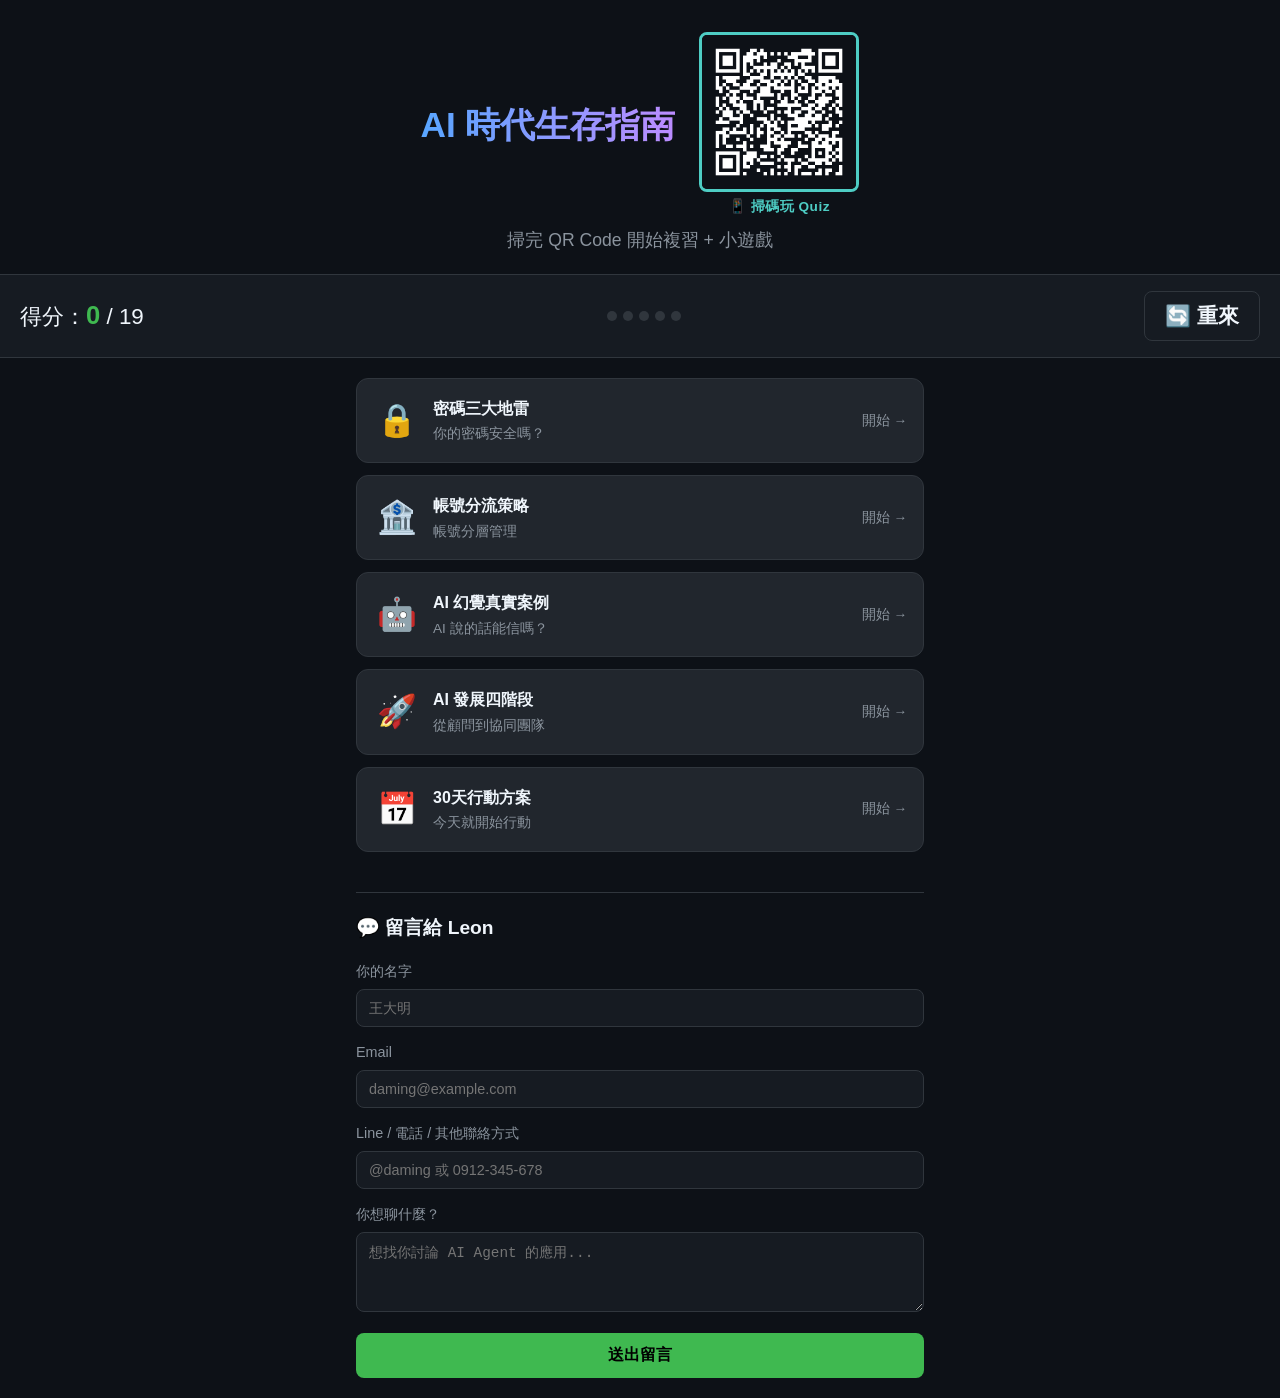
<file: index.html>
<!DOCTYPE html>
<html lang="zh-TW">
<head>
    <meta charset="UTF-8">
    <meta name="viewport" content="width=device-width, initial-scale=1.0">
    <title>AI 時代生存指南 - Quiz</title>
    <link rel="stylesheet" href="style.css">
</head>
<body>

<div class="header">
    <div class="header-top">
        <h1>AI 時代生存指南</h1>
        <div class="header-qr">
            <img src="[data-uri]" alt="QR Code" width="160" height="160">
            <span class="qr-hint">📱 掃碼玩 Quiz</span>
        </div>
    </div>
    <div class="subtitle">掃完 QR Code 開始複習 + 小遊戲</div>
</div>

<div class="score-bar">
    <span>得分：<span class="score" id="total-score">0</span> / <span id="total-max">0</span></span>
    <div class="progress" id="progress-dots"></div>
    <button class="btn-reset" onclick="resetAll()">🔄 重來</button>
</div>

<!-- ===== 主頁：單元列表 ===== -->
<div class="main" id="home-page">
    <div class="unit-grid" id="unit-grid"></div>

    <!-- Feedback -->
    <div class="feedback-section">
        <h2>💬 留言給 Leon</h2>
        <div class="form-group">
            <label>你的名字</label>
            <input type="text" id="fb-name" placeholder="王大明">
        </div>
        <div class="form-group">
            <label>Email</label>
            <input type="email" id="fb-email" placeholder="daming@example.com">
        </div>
        <div class="form-group">
            <label>Line / 電話 / 其他聯絡方式</label>
            <input type="text" id="fb-contact" placeholder="@daming 或 0912-345-678">
        </div>
        <div class="form-group">
            <label>你想聊什麼？</label>
            <textarea id="fb-message" placeholder="想找你討論 AI Agent 的應用..."></textarea>
        </div>
        <button class="btn-submit" onclick="submitFeedback()">送出留言</button>
        <div class="feedback-result" id="feedback-result"></div>
    </div>
</div>

<!-- ===== 單元1：密碼三大地雷 ===== -->
<div class="main game-page" id="game-1">
    <div class="game-header">
        <button class="btn-back" onclick="goHome()">← 返回</button>
        <div class="game-title">🔒 密碼三大地雷</div>
    </div>
    <div id="game-1-content"></div>
</div>

<!-- ===== 單元2：帳號分流策略 ===== -->
<div class="main game-page" id="game-2">
    <div class="game-header">
        <button class="btn-back" onclick="goHome()">← 返回</button>
        <div class="game-title">🏦 帳號分流策略</div>
    </div>
    <div id="game-2-content"></div>
</div>

<!-- ===== 單元3：AI 幻覺真實案例 ===== -->
<div class="main game-page" id="game-3">
    <div class="game-header">
        <button class="btn-back" onclick="goHome()">← 返回</button>
        <div class="game-title">🤖 AI 幻覺真實案例</div>
    </div>
    <div id="game-3-content"></div>
</div>

<!-- ===== 單元4：AI 發展四階段 ===== -->
<div class="main game-page" id="game-4">
    <div class="game-header">
        <button class="btn-back" onclick="goHome()">← 返回</button>
        <div class="game-title">🚀 AI 發展四階段</div>
    </div>
    <div id="game-4-content"></div>
</div>

<!-- ===== 單元5：30天行動方案 ===== -->
<div class="main game-page" id="game-5">
    <div class="game-header">
        <button class="btn-back" onclick="goHome()">← 返回</button>
        <div class="game-title">📅 30天行動方案</div>
    </div>
    <div id="game-5-content"></div>
</div>

<script src="game.js"></script>
</body>
</html>
</file>
<file: style.css>
/* ========================================
   0528 QA Quiz - Style
   ======================================== */

* {
    margin: 0;
    padding: 0;
    box-sizing: border-box;
}

:root {
    --bg: #0d1117;
    --surface: #161b22;
    --card: #21262d;
    --border: #30363d;
    --text: #f0f6fc;
    --text-muted: #8b949e;
    --accent: #58a6ff;
    --accent-green: #3fb950;
    --accent-red: #f85149;
    --accent-yellow: #d29922;
    --accent-purple: #bc8cff;
    --radius: 12px;
}

body {
    font-family: -apple-system, BlinkMacSystemFont, 'Segoe UI', Roboto, 'Noto Sans TC', sans-serif;
    background: var(--bg);
    color: var(--text);
    min-height: 100vh;
    line-height: 1.6;
}

/* ---- Header ---- */
.header {
    text-align: center;
    padding: 32px 20px 20px;
    border-bottom: 1px solid var(--border);
}
.header-top {
    display: flex;
    align-items: center;
    justify-content: center;
    gap: 24px;
}
.header-qr {
    display: flex;
    flex-direction: column;
    align-items: center;
    gap: 4px;
}
.header-qr img {
    border-radius: 8px;
    border: 3px solid #4ecdc4;
}
.qr-hint {
    font-size: 0.85rem;
    color: #4ecdc4;
    letter-spacing: 0.5px;
    font-weight: 600;
}
.header h1 {
    font-size: 2.2rem;
    background: linear-gradient(90deg, var(--accent), var(--accent-purple));
    -webkit-background-clip: text;
    -webkit-text-fill-color: transparent;
    background-clip: text;
    margin: 0;
}
.header .subtitle {
    color: var(--text-muted);
    font-size: 1.1rem;
    margin-top: 8px;
}

/* ---- Score Bar ---- */
.score-bar {
    display: flex;
    align-items: center;
    justify-content: space-between;
    padding: 16px 20px;
    background: var(--surface);
    border-bottom: 1px solid var(--border);
    font-size: 1.4rem;
}

.score-bar .score {
    color: var(--accent-green);
    font-weight: 700;
    font-size: 1.6rem;
}

.score-bar .progress {
    display: flex;
    gap: 6px;
}

.btn-reset {
    background: none;
    border: 1px solid var(--border);
    color: var(--text);
    padding: 10px 20px;
    border-radius: 8px;
    font-size: 1.3rem;
    cursor: pointer;
    font-weight: 600;
}
.btn-reset:active {
    background: var(--border);
}

.score-bar .dot {
    width: 10px;
    height: 10px;
    border-radius: 50%;
    background: var(--border);
}

.score-bar .dot.done {
    background: var(--accent-green);
}

.score-bar .dot.current {
    background: var(--accent);
}

/* ---- Main Content ---- */
.main {
    max-width: 600px;
    margin: 0 auto;
    padding: 20px 16px;
}

/* ---- Unit Cards ---- */
.unit-grid {
    display: flex;
    flex-direction: column;
    gap: 12px;
}

.unit-card {
    background: var(--card);
    border: 1px solid var(--border);
    border-radius: var(--radius);
    padding: 16px;
    cursor: pointer;
    transition: all 0.2s;
    display: flex;
    align-items: center;
    gap: 12px;
}

.unit-card:hover {
    border-color: var(--accent);
    transform: translateY(-2px);
}

.unit-card.completed {
    border-color: var(--accent-green);
    opacity: 0.8;
}

.unit-card .unit-icon {
    font-size: 2rem;
    min-width: 48px;
    text-align: center;
}

.unit-card .unit-info h3 {
    font-size: 1rem;
    margin-bottom: 2px;
}

.unit-card .unit-info p {
    color: var(--text-muted);
    font-size: 0.85rem;
}

.unit-card .unit-status {
    margin-left: auto;
    font-size: 0.85rem;
    color: var(--text-muted);
}

.unit-card.completed .unit-status {
    color: var(--accent-green);
}

/* ---- Game Page ---- */
.game-page {
    display: none;
}

.game-page.active {
    display: block;
}

.game-header {
    display: flex;
    align-items: center;
    gap: 12px;
    margin-bottom: 20px;
}

.btn-back {
    background: var(--card);
    border: 1px solid var(--border);
    color: var(--text);
    padding: 8px 16px;
    border-radius: 8px;
    cursor: pointer;
    font-size: 0.9rem;
}

.btn-back:hover {
    background: var(--border);
}

.game-title {
    font-size: 1.2rem;
    font-weight: 600;
}

/* ---- Question Cards ---- */
.question-card {
    background: var(--card);
    border: 1px solid var(--border);
    border-radius: var(--radius);
    padding: 20px;
    margin-bottom: 16px;
}

.question-card h3 {
    font-size: 1rem;
    margin-bottom: 12px;
    line-height: 1.5;
}

.question-card .options {
    display: flex;
    flex-direction: column;
    gap: 8px;
}

.question-card .option {
    background: var(--surface);
    border: 1px solid var(--border);
    border-radius: 8px;
    padding: 12px;
    cursor: pointer;
    transition: all 0.2s;
    font-size: 0.9rem;
}

.question-card .option:hover {
    border-color: var(--accent);
}

.question-card .option.correct {
    border-color: var(--accent-green);
    background: rgba(63, 185, 80, 0.1);
}

.question-card .option.wrong {
    border-color: var(--accent-red);
    background: rgba(248, 81, 73, 0.1);
}

.question-card .option.disabled {
    pointer-events: none;
    opacity: 0.6;
}

.question-card .explanation {
    margin-top: 12px;
    padding: 12px;
    background: var(--surface);
    border-radius: 8px;
    font-size: 0.85rem;
    color: var(--text-muted);
    line-height: 1.5;
    display: none;
}

.question-card .explanation.show {
    display: block;
}

/* ---- Matching Game (Unit 2) ---- */
.match-container {
    display: flex;
    flex-direction: column;
    gap: 12px;
}

.match-row {
    display: flex;
    align-items: center;
    gap: 8px;
    flex-wrap: wrap;
}

.match-item {
    background: var(--surface);
    border: 1px solid var(--border);
    border-radius: 8px;
    padding: 12px;
    display: flex;
    flex-wrap: wrap;
    align-items: center;
    gap: 8px;
    transition: all 0.15s;
}

.match-item.correct {
    border-color: var(--accent-green);
    background: rgba(63, 185, 80, 0.1);
}

@keyframes shake {
    0%, 100% { transform: translateX(0); }
    25% { transform: translateX(-4px); }
    75% { transform: translateX(4px); }
}

.match-tier-btns {
    display: flex;
    gap: 6px;
    margin-top: 6px;
}

.tier-btn {
    padding: 6px 12px;
    border-radius: 6px;
    border: 1px solid var(--border);
    background: var(--surface);
    color: var(--text);
    font-size: 0.8rem;
    cursor: pointer;
    white-space: nowrap;
}

.tier-btn:hover {
    border-color: var(--accent);
}

.tier-btn.selected {
    border-color: var(--accent);
    background: rgba(88, 166, 255, 0.15);
}

.tier-btn.correct {
    border-color: var(--accent-green);
    background: rgba(63, 185, 80, 0.15);
    pointer-events: none;
}

.tier-btn.wrong {
    border-color: var(--accent-red);
    animation: shake 0.3s;
}

.match-status {
    margin-left: auto;
    font-size: 1.2rem;
    min-width: 24px;
    text-align: center;
}

/* ---- Ordering Game (Unit 4) ---- */
.ordering-container {
    display: flex;
    flex-direction: column;
    gap: 8px;
}

.order-item {
    background: var(--surface);
    border: 1px solid var(--border);
    border-radius: 8px;
    padding: 14px 12px;
    margin-bottom: 8px;
    display: flex;
    align-items: center;
    gap: 12px;
    user-select: none;
    transition: border-color 0.15s;
}

.order-item.correct {
    border-color: var(--accent-green);
}

.order-item .order-num {
    min-width: 28px;
    height: 28px;
    background: var(--border);
    border-radius: 50%;
    display: flex;
    align-items: center;
    justify-content: center;
    font-size: 0.85rem;
    font-weight: 700;
    flex-shrink: 0;
}

.order-item.correct .order-num {
    background: var(--accent-green);
    color: #000;
}

.order-item .order-text {
    flex: 1;
    font-size: 0.95rem;
    line-height: 1.4;
}

.order-item .order-arrows {
    display: grid;
    grid-template-columns: 1fr 1fr;
    gap: 6px;
    flex-shrink: 0;
}

.order-item .arrow-btn {
    background: var(--border);
    border: 2px solid transparent;
    color: var(--text);
    width: 44px;
    height: 44px;
    border-radius: 8px;
    cursor: pointer;
    font-size: 1.1rem;
    font-weight: 700;
    display: flex;
    align-items: center;
    justify-content: center;
    -webkit-tap-highlight-color: transparent;
    touch-action: manipulation;
    user-select: none;
}

.order-item .arrow-btn:hover {
    background: var(--accent);
}

.order-item .arrow-btn.picked {
    background: var(--accent);
    color: #000;
    border-color: #fff;
}

/* prevent mobile bounce */
.order-item .arrow-btn,
.tier-btn {
    -webkit-tap-highlight-color: transparent;
    touch-action: manipulation;
    user-select: none;
}

/* ---- Checklist Game (Unit 5) ---- */
.checklist-container {
    display: flex;
    flex-direction: column;
    gap: 10px;
}

.check-item {
    background: var(--surface);
    border: 1px solid var(--border);
    border-radius: 8px;
    padding: 12px;
    display: flex;
    align-items: center;
    gap: 10px;
    cursor: pointer;
    transition: all 0.15s;
}

.check-item:hover {
    border-color: var(--accent);
}

.check-item.checked {
    border-color: var(--accent-green);
    background: rgba(63, 185, 80, 0.1);
}

.check-box {
    width: 20px;
    height: 20px;
    border: 2px solid var(--border);
    border-radius: 4px;
    display: flex;
    align-items: center;
    justify-content: center;
    flex-shrink: 0;
    font-size: 0.8rem;
}

.check-item.checked .check-box {
    background: var(--accent-green);
    border-color: var(--accent-green);
    color: #000;
}

/* ---- Buttons ---- */
.btn-primary {
    background: var(--accent);
    color: #000;
    border: none;
    padding: 12px 24px;
    border-radius: 8px;
    font-size: 1rem;
    font-weight: 600;
    cursor: pointer;
    transition: all 0.2s;
}

.btn-primary:hover {
    background: #79c0ff;
}

.btn-secondary {
    background: var(--card);
    color: var(--text);
    border: 1px solid var(--border);
    padding: 10px 20px;
    border-radius: 8px;
    font-size: 0.9rem;
    cursor: pointer;
}

.btn-secondary:hover {
    background: var(--border);
}

.game-actions {
    display: flex;
    gap: 12px;
    justify-content: center;
    margin-top: 20px;
    flex-wrap: wrap;
}

/* ---- Feedback Form ---- */
.feedback-section {
    margin-top: 40px;
    padding-top: 20px;
    border-top: 1px solid var(--border);
}

.feedback-section h2 {
    font-size: 1.2rem;
    margin-bottom: 16px;
}

.form-group {
    margin-bottom: 14px;
}

.form-group label {
    display: block;
    margin-bottom: 6px;
    font-size: 0.9rem;
    color: var(--text-muted);
}

.form-group input,
.form-group textarea {
    width: 100%;
    padding: 10px 12px;
    background: var(--surface);
    border: 1px solid var(--border);
    border-radius: 8px;
    color: var(--text);
    font-size: 0.9rem;
}

.form-group input:focus,
.form-group textarea:focus {
    outline: none;
    border-color: var(--accent);
}

.form-group textarea {
    min-height: 80px;
    resize: vertical;
}

.btn-submit {
    background: var(--accent-green);
    color: #000;
    border: none;
    padding: 12px 24px;
    border-radius: 8px;
    font-size: 1rem;
    font-weight: 600;
    cursor: pointer;
    width: 100%;
}

.btn-submit:hover {
    background: #56d364;
}

.feedback-result {
    margin-top: 16px;
    padding: 16px;
    background: var(--surface);
    border: 1px solid var(--border);
    border-radius: 8px;
    font-family: monospace;
    font-size: 0.85rem;
    white-space: pre-wrap;
    display: none;
}

.feedback-result.show {
    display: block;
}

.btn-copy {
    margin-top: 8px;
    background: var(--card);
    border: 1px solid var(--border);
    color: var(--text);
    padding: 8px 16px;
    border-radius: 6px;
    cursor: pointer;
    font-size: 0.85rem;
}

/* ---- QR Code Page ---- */
.qr-section {
    text-align: center;
    padding: 40px 16px;
}

.qr-input-group {
    display: flex;
    gap: 8px;
    margin-bottom: 20px;
}

.qr-input-group input {
    flex: 1;
    padding: 12px;
    background: var(--surface);
    border: 1px solid var(--border);
    border-radius: 8px;
    color: var(--text);
    font-size: 0.9rem;
}

.qr-input-group button {
    background: var(--accent);
    color: #000;
    border: none;
    padding: 12px 20px;
    border-radius: 8px;
    font-weight: 600;
    cursor: pointer;
}

#qr-output {
    margin: 20px auto;
    display: inline-block;
}

#qr-output img,
#qr-output canvas {
    border-radius: 8px;
}

/* ---- Result Screen ---- */
.result-screen {
    text-align: center;
    padding: 40px 16px;
}

.result-screen .result-emoji {
    font-size: 4rem;
    margin-bottom: 16px;
}

.result-screen .result-score {
    font-size: 2rem;
    font-weight: 700;
    color: var(--accent-green);
    margin-bottom: 8px;
}

.result-screen .result-msg {
    color: var(--text-muted);
    margin-bottom: 24px;
}

/* ---- Responsive ---- */
@media (max-width: 480px) {
    .header h1 {
        font-size: 1.8rem;
    }

    .header-qr img {
        width: 140px;
        height: 140px;
    }

    .unit-card {
        padding: 18px 14px;
    }

    .unit-card .unit-icon {
        font-size: 2.2rem;
    }

    .unit-card .unit-info h3 {
        font-size: 1.15rem;
    }

    .unit-card .unit-info p {
        font-size: 1rem;
    }

    .question-card {
        padding: 20px;
    }

    .question-card h3 {
        font-size: 1.15rem;
    }

    .question-card .option {
        font-size: 1.05rem;
        padding: 14px;
    }
}
</file>
